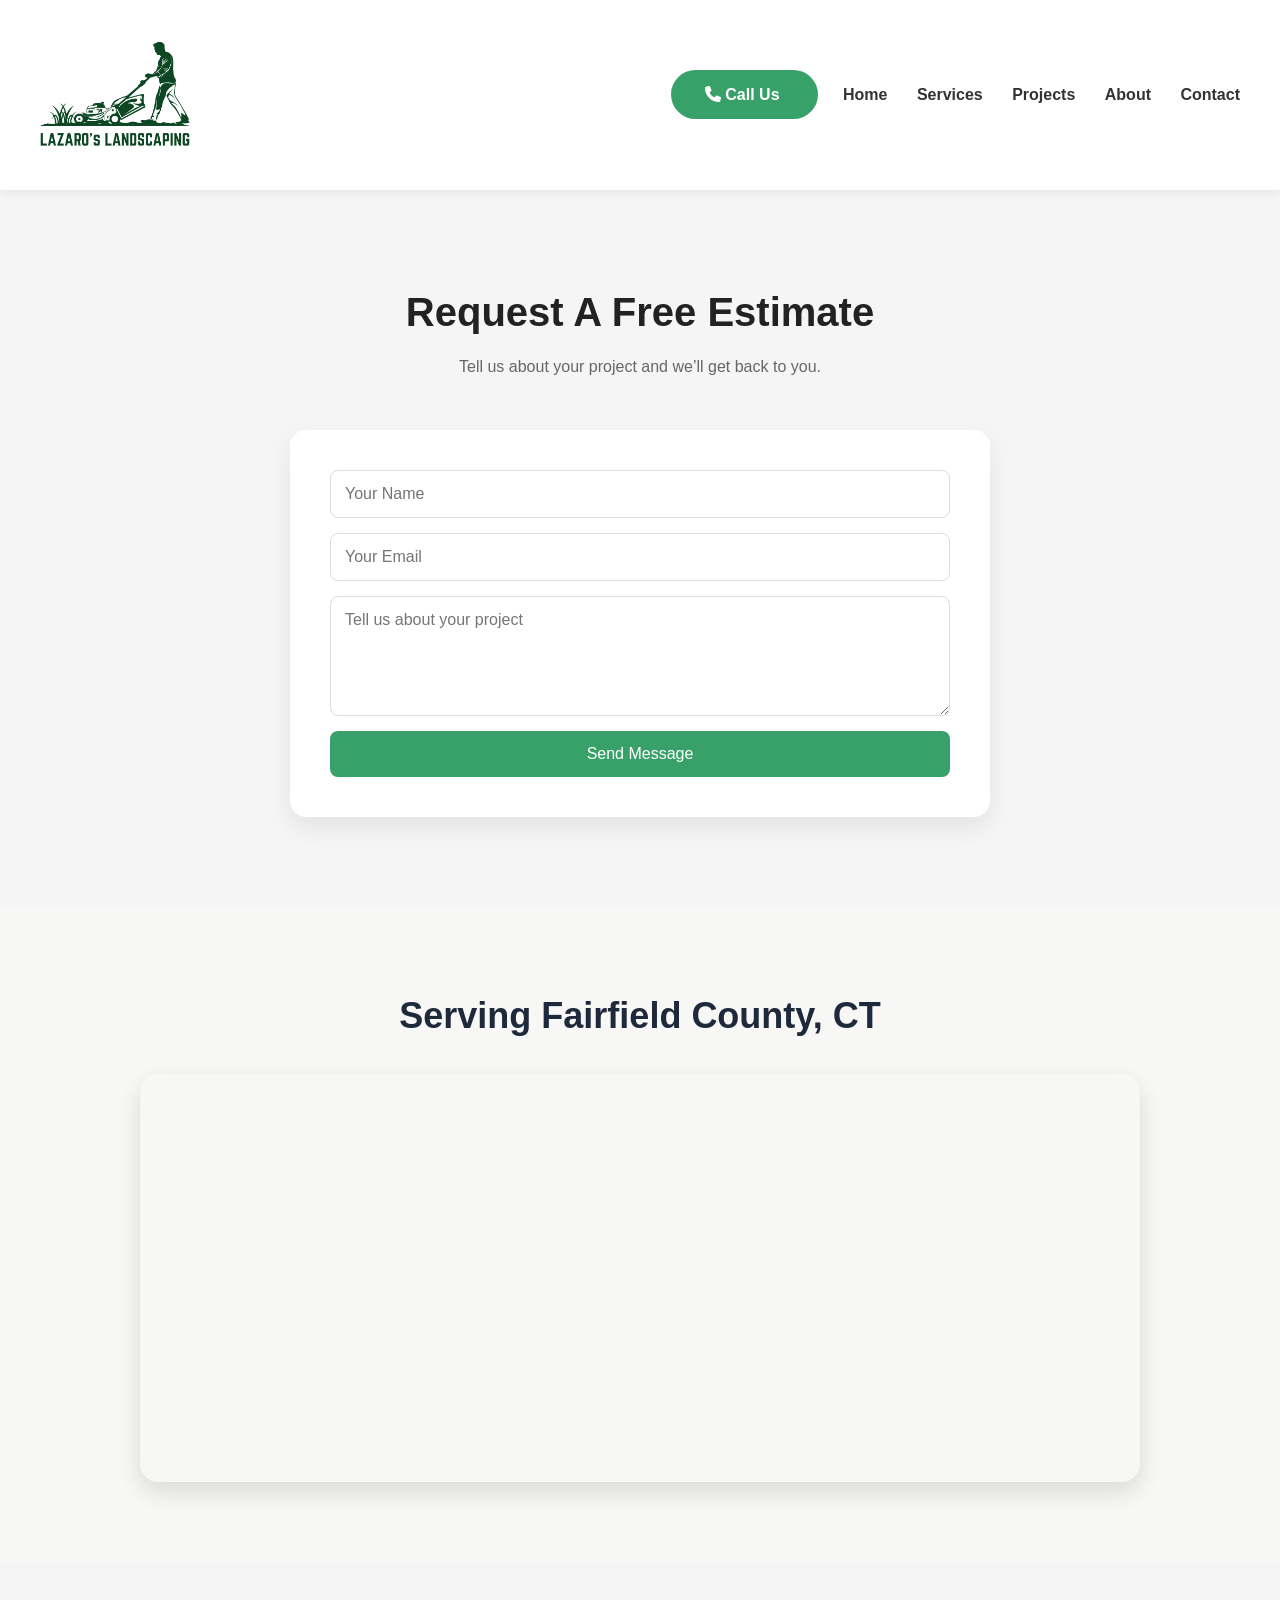
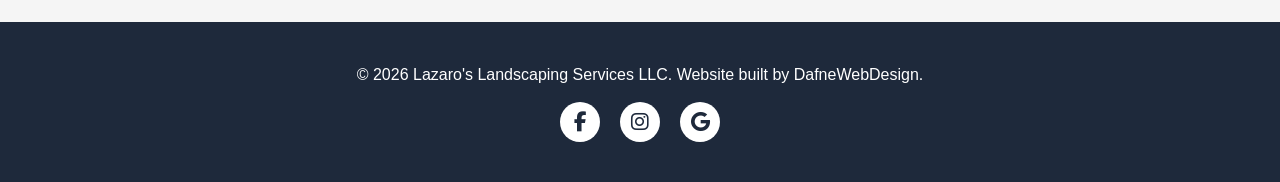
<file: contact.html>
<!DOCTYPE html>
<html lang="en">
<head>
  <meta charset="UTF-8" />
  <meta name="viewport" content="width=device-width, initial-scale=1.0"/>
  <title>Lazaro's Landscaping</title>
  <link rel="stylesheet" href="style2.css">
  <link rel="stylesheet" 
href="https://cdnjs.cloudflare.com/ajax/libs/font-awesome/6.5.1/css/all.min.css">
</head>
<body>
     <!-- NAVBAR -->
  <header>
    <style>
        .service-area{
        padding:80px 8%;
        text-align:center;
        background:#f7f7f5;
        }

        .service-area h2{
        font-size:36px;
        color:#1e293b;
        margin-bottom:30px;
        }

        .map-container{
        max-width:1000px;
        margin:auto;
        border-radius:18px;
        overflow:hidden;
        box-shadow:0 10px 25px rgba(0,0,0,0.12);
        }
    </style>
    <img src="images/logo-bigger.png" alt="Lazaro's Landscaping Logo" class="logo">
    <nav>
      <a href="tel:+12035559876" class="btn-primary call-btn">
            <i class="fa-solid fa-phone"></i> Call Us
      </a>
      <a href="index.html">Home</a>
      <a href="services.html">Services</a>
      <a href="projects.html">Projects</a>
      <a href="index.html#about">About</a>
      <a href="contact.html">Contact</a>
    </nav>
  </header>

  <section id="contact">

    <div class="section-title">
      <h2>Request A Free Estimate</h2>
      <p>Tell us about your project and we’ll get back to you.</p>
    </div>

    <div class="contact-box">

      <form action="https://formspree.io/f/xrejdeey" method="POST">

        <input type="text" name="name" placeholder="Your Name" required>

        <input type="email" name="email" placeholder="Your Email" required>

        <textarea name="message" rows="5" placeholder="Tell us about your project" required></textarea>

        <button type="submit">Send Message</button>

      </form>

    </div>

  </section>
  <section class="service-area">
        <h2>Serving Fairfield County, CT</h2>

        <div class="map-container">
            <iframe
            src="https://www.google.com/maps?q=Fairfield%20County,%20CT&output=embed"
            width="100%"
            height="400"
            style="border:0;"
            allowfullscreen=""
            loading="lazy">
            </iframe>
        </div>
    </section>

  <footer>
    <p>© 2026 Lazaro's Landscaping Services LLC. Website built by DafneWebDesign.</p>
    <div class="social-icons">
      <a href="https://www.facebook.com/profile.php?id=61589770746721&sk=about" target="_blank">
        <i class="fa-brands fa-facebook-f"></i>
      </a>

      <a href="https://instagram.com" target="_blank">
        <i class="fa-brands fa-instagram"></i>
      </a>

      <a href="mailto:lazaroslandscapingservices@gmail.com">
      <i class="fa-brands fa-google"></i>
      </a>
    </div>
  </footer>
</body>
</html>
</file>
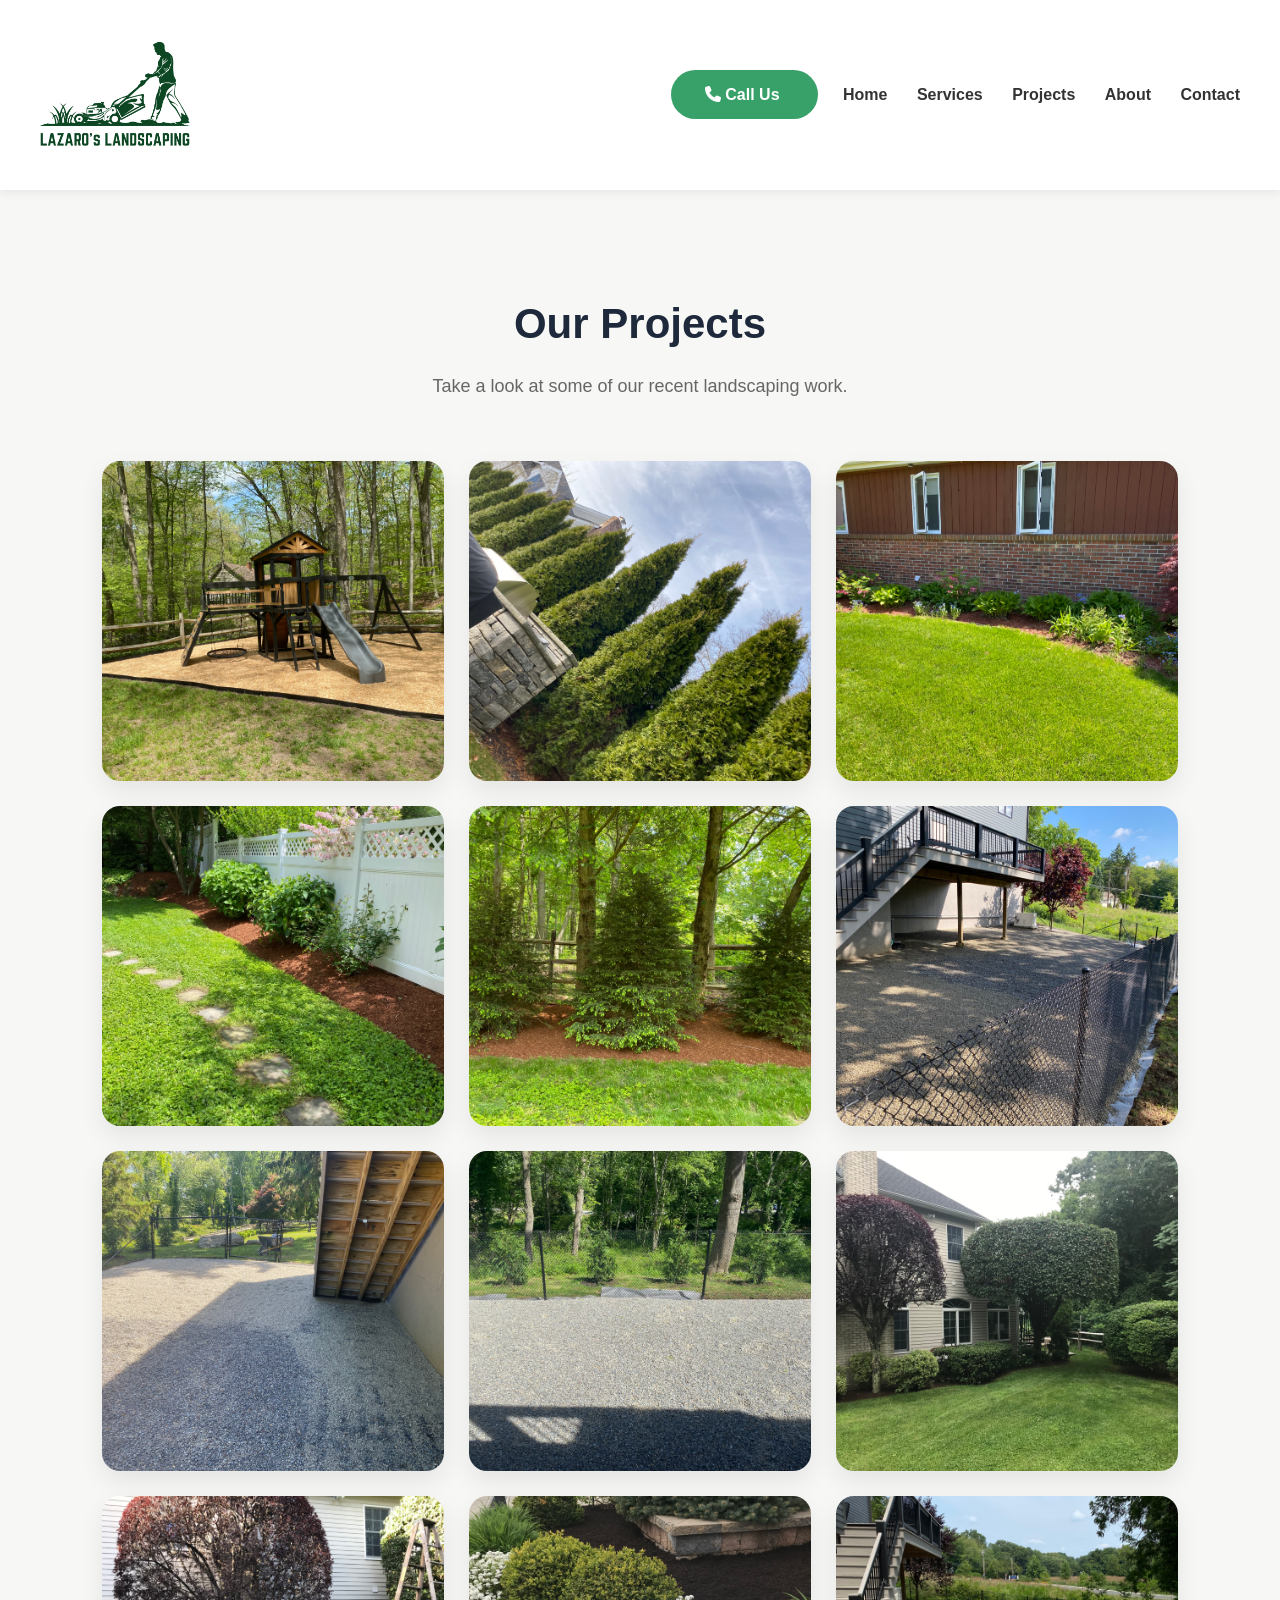
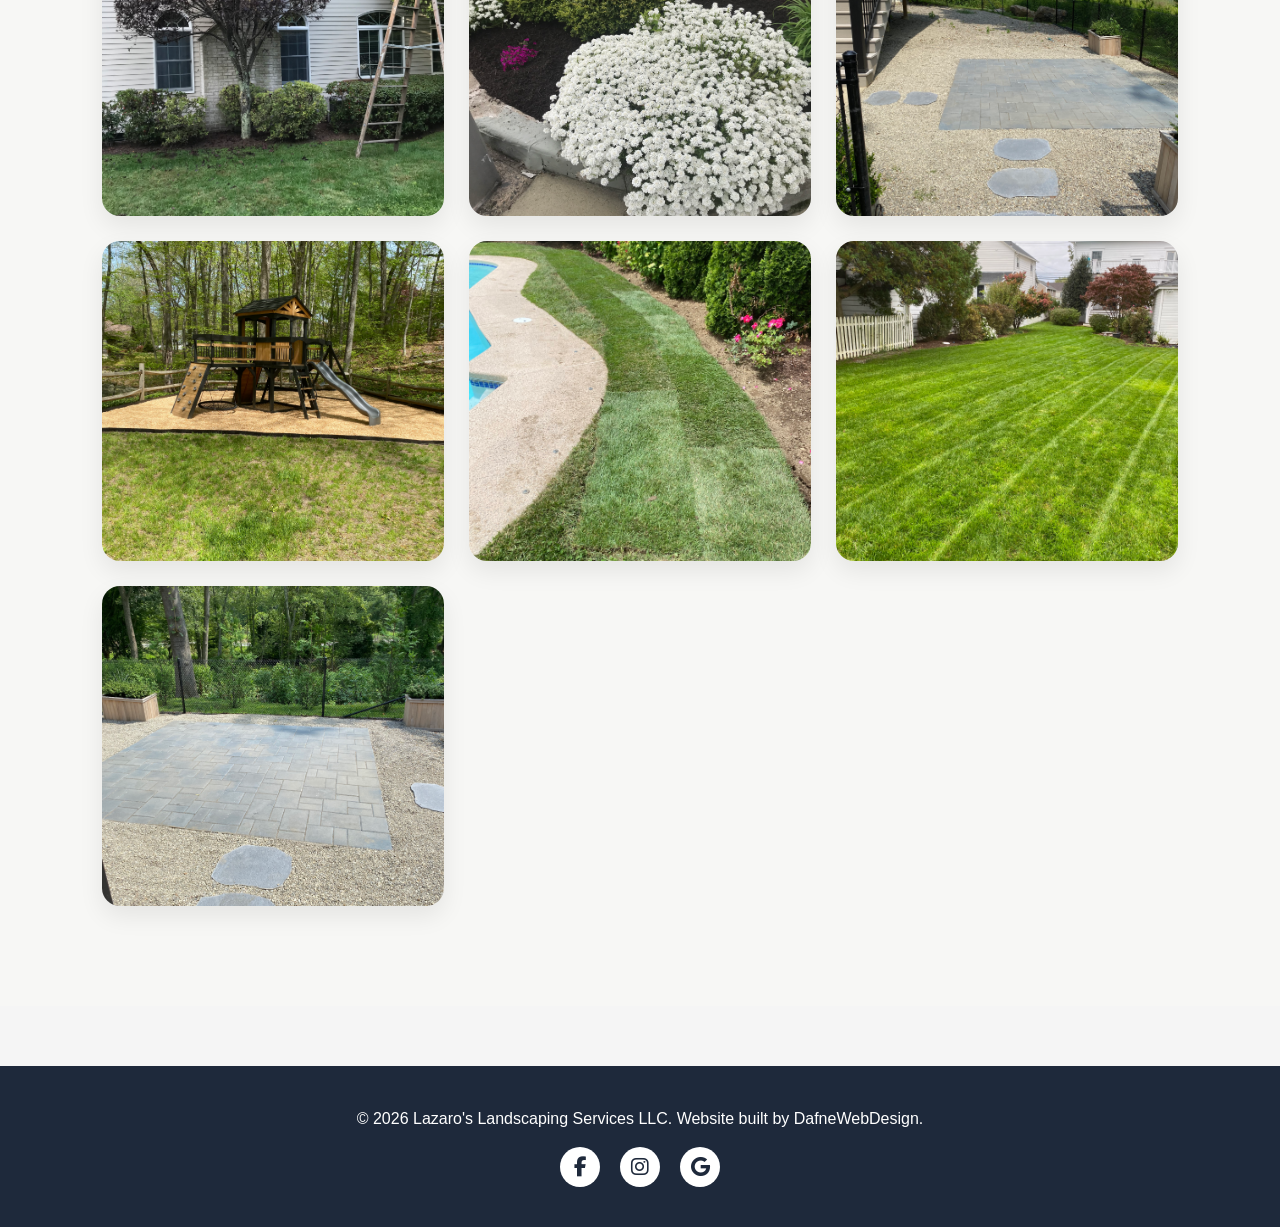
<file: projects.html>
<!DOCTYPE html>
<html lang="en">
<head>
  <meta charset="UTF-8" />
  <meta name="viewport" content="width=device-width, initial-scale=1.0"/>
  <title>Lazaro's Landscaping</title>
  <link rel="stylesheet" href="style2.css">
  <link rel="stylesheet" 
href="https://cdnjs.cloudflare.com/ajax/libs/font-awesome/6.5.1/css/all.min.css">
</head>
<body>
     <!-- NAVBAR -->
  <header>
    <style>
                /* PROJECTS SECTION */
        .projects{
        padding:100px 8%;
        background:#f7f7f5;
        }

        /* SECTION TITLE */
        .section-title{
        text-align:center;
        margin-bottom:60px;
        }

        .section-title h2{
        font-size:42px;
        color:#1e293b;
        margin-bottom:15px;
        }

        .section-title p{
        color:#666;
        font-size:18px;
        }

        /* GALLERY GRID */
        .gallery-grid{
        display:grid;
        grid-template-columns:repeat(auto-fit, minmax(300px, 1fr));
        gap:25px;
        }

        /* GALLERY ITEMS */
        .gallery-item{
        overflow:hidden;
        border-radius:18px;
        box-shadow:0 10px 25px rgba(0,0,0,0.08);
        background:white;
        }

        /* IMAGES */
        .gallery-item img{
        width:100%;
        height:320px;
        object-fit:cover;
        display:block;
        transition:0.4s ease;
        }

        /* HOVER EFFECT */
        .gallery-item:hover img{
        transform:scale(1.05);
        }
    </style>
    
    <img src="images/logo-bigger.png" alt="Lazaro's Landscaping Logo" class="logo">
    <nav>
      <a href="tel:+12035559876" class="btn-primary call-btn">
            <i class="fa-solid fa-phone"></i> Call Us
      </a>
      <a href="index.html">Home</a>
      <a href="services.html">Services</a>
      <a href="projects.html">Projects</a>
      <a href="index.html#about">About</a>
      <a href="contact.html">Contact</a>
    </nav>
  </header>
  <section class="projects">
    <div class="section-title">
        <h2>Our Projects</h2>
        <p>Take a look at some of our recent landscaping work.</p>
    </div>

    <div class="gallery-grid">

        <div class="gallery-item">
        <img src="images/Portfolio/IMG_3012.jpg" alt="Landscaping Project">
        </div>

        <div class="gallery-item">
        <img src="images/Portfolio/IMG_0219.jpg" alt="Landscaping Project">
        </div>

        <div class="gallery-item">
        <img src="images/Portfolio/IMG_0294.jpg" alt="Landscaping Project">
        </div>

        <div class="gallery-item">
        <img src="images/Portfolio/IMG_0303.jpg" alt="Landscaping Project">
        </div>

        <div class="gallery-item">
        <img src="images/Portfolio/IMG_0305.jpg" alt="Landscaping Project">
        </div>

        <div class="gallery-item">
        <img src="images/Portfolio/IMG_0317.jpg" alt="Landscaping Project">
        </div>

        <div class="gallery-item">
        <img src="images/Portfolio/IMG_0319.jpg" alt="Landscaping Project">
        </div>

        <div class="gallery-item">
        <img src="images/Portfolio/IMG_0320.jpg" alt="Landscaping Project">
        </div>

        <div class="gallery-item">
        <img src="images/Portfolio/IMG_0633.jpg" alt="Landscaping Project">
        </div>

        <div class="gallery-item">
        <img src="images/Portfolio/IMG_0691.jpg" alt="Landscaping Project">
        </div>

        <div class="gallery-item">
        <img src="images/Portfolio/IMG_0907.jpg" alt="Landscaping Project">
        </div>

        <div class="gallery-item">
        <img src="images/Portfolio/IMG_1717.jpg" alt="Landscaping Project">
        </div>

        <div class="gallery-item">
        <img src="images/Portfolio/IMG_3010.jpg" alt="Landscaping Project">
        </div>

        <div class="gallery-item">
        <img src="images/Portfolio/IMG_2339.jpg" alt="Landscaping Project">
        </div>

        <div class="gallery-item">
        <img src="images/Portfolio/IMG_1862.jpg" alt="Landscaping Project">
        </div>

        <div class="gallery-item">
        <img src="images/Portfolio/IMG_1720.jpg" alt="Landscaping Project">
        </div>

    </div>

    </section>

  <footer>
    <p>© 2026 Lazaro's Landscaping Services LLC. Website built by DafneWebDesign.</p>
    <div class="social-icons">
      <a href="https://www.facebook.com/profile.php?id=61589770746721&sk=about" target="_blank">
        <i class="fa-brands fa-facebook-f"></i>
      </a>

      <a href="https://instagram.com" target="_blank">
        <i class="fa-brands fa-instagram"></i>
      </a>

      <a href="mailto:lazaroslandscapingservices@gmail.com">
      <i class="fa-brands fa-google"></i>
      </a>
    </div>
  </footer>

</body>
</html>
</file>
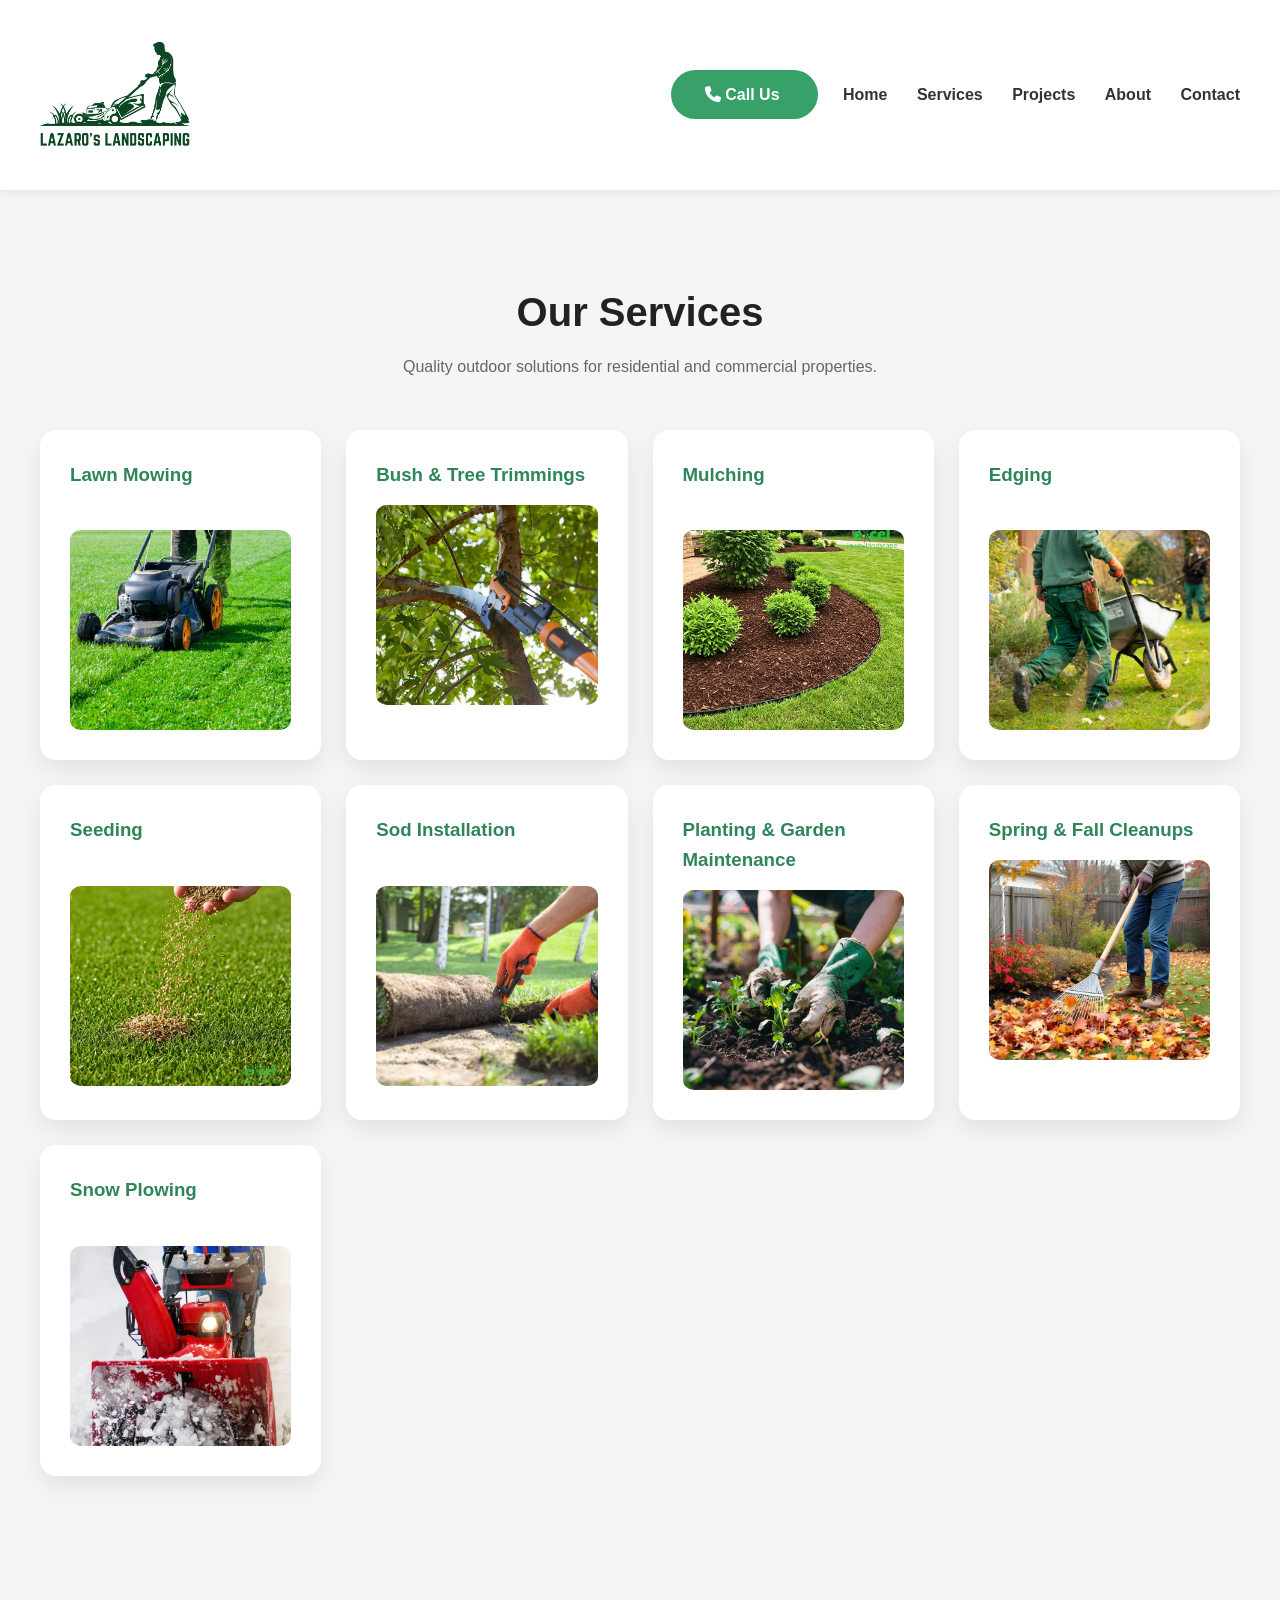
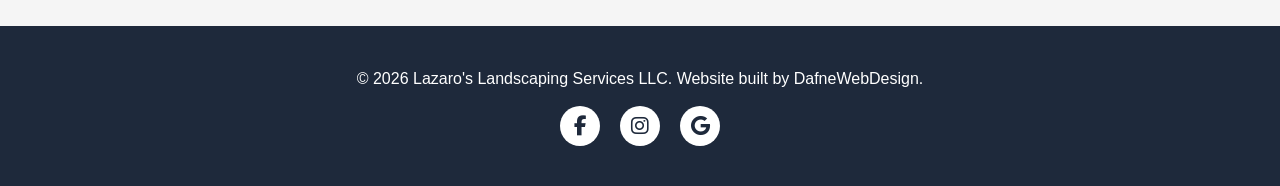
<file: services.html>
<!DOCTYPE html>
<html lang="en">
<head>
  <meta charset="UTF-8" />
  <meta name="viewport" content="width=device-width, initial-scale=1.0"/>
  <title>Lazaro's Landscaping</title>
  <link rel="stylesheet" href="style2.css">
  <link rel="stylesheet" 
href="https://cdnjs.cloudflare.com/ajax/libs/font-awesome/6.5.1/css/all.min.css">
</head>
<body>
     <!-- NAVBAR -->
  <header>
    <style>
        .service-card img{
            width:100%;
            height:200px;
            object-fit:cover;
            display:block;
        }
        .round-img{
          border-radius: 5%;
        }
    </style>
    <img src="images/logo-bigger.png" alt="Lazaro's Landscaping Logo" class="logo">
    <nav>
      <a href="tel:+12035559876" class="btn-primary call-btn">
            <i class="fa-solid fa-phone"></i> Call Us
      </a>
      <a href="index.html">Home</a>
      <a href="services.html">Services</a>
      <a href="projects.html">Projects</a>
      <a href="index.html#about">About</a>
      <a href="contact.html">Contact</a>
    </nav>
  </header>

<!-- SERVICES -->
  <section id="services">

    <div class="section-title">
      <h2>Our Services</h2>
      <p>Quality outdoor solutions for residential and commercial properties.</p>
    </div>

    <div class="services-grid">

      <div class="service-card">
        <h3>Lawn Mowing</h3>
        <br>
        <img src="images/mowing.jpg" class="round-img" alt="Lawn Mowing">
      </div>

      <div class="service-card">
        <h3>Bush & Tree Trimmings</h3>
        <img src="images/Trimming.jpg" class="round-img" alt="Tree trimming">
      </div>

      <div class="service-card">
        <h3>Mulching</h3>
        <br>
        <img src="images/Mulching.jpg" class="round-img" alt="Mulching">
      </div>

      <div class="service-card">
        <h3>Edging</h3>
        <br>
        <img src="images/hero-image.jpg" class="round-img" alt="Edging">
      </div>

      <div class="service-card">
        <h3>Seeding</h3>
        <br>
        <img src="images/Seeding.jpg" class="round-img" alt="Seeding">
      </div>

      <div class="service-card">
        <h3>Sod Installation</h3>
        <br>
        <img src="images/sod installation.jpg" class="round-img" alt="Sod Installation">
      </div>

      <div class="service-card">
        <h3>Planting & Garden Maintenance</h3>
        <img src="images/planting.jpg" class="round-img" alt="Planting">
      </div>

      <div class="service-card">
        <h3>Spring & Fall Cleanups</h3>
        <img src="images/Seasonal Cleanup.jpg" class="round-img" alt="Seasonal Cleanup">
      </div>

      <div class="service-card">
        <h3>Snow Plowing</h3>
        <br>
        <img src="images/Snow Plowing.jpg" class="round-img" alt="Snow Plowing">
      </div>
      
</section>


  <footer>
    <p>© 2026 Lazaro's Landscaping Services LLC. Website built by DafneWebDesign.</p>
    <div class="social-icons">
      <a href="https://www.facebook.com/profile.php?id=61589770746721&sk=about" target="_blank">
        <i class="fa-brands fa-facebook-f"></i>
      </a>

      <a href="https://instagram.com" target="_blank">
        <i class="fa-brands fa-instagram"></i>
      </a>

      <a href="mailto:lazaroslandscapingservices@gmail.com">
      <i class="fa-brands fa-google"></i>
      </a>
    </div>
  </footer>
</body>
</html>
</file>
<file: style2.css>
.hero {
  min-height: 100vh;
  background: #f7f7f5;
  padding: 80px 20px; /* less left/right outside space */
  overflow: hidden;
}
.logo {
  height: 150px;       /* Controls logo size */
  width: auto;        /* Keeps proportions */
  object-fit: contain;
  margin: 0px;
  padding: 0px;
}

.hero-container {
  max-width: 1500px;
  margin: 0 auto;
  display: flex;
  align-items: center;
  justify-content: space-between;
  gap: 140px; /* more whitespace between text and image */
  background:
        url("images/leaf-background.png")
        center/cover no-repeat;
}

.hero-content {
  flex: 0 0 42%;
  max-width:900px;
  z-index:2;
}

.hero-image {
  flex: 0 0 58%;
  display: flex;
  justify-content: flex-end;
  margin-left: 50px;

}

.image-shape {
  width: 100%;
  height: 85vh;
  overflow: hidden;

  border-radius:
    35% 0 0 35% /
    20% 0 0 20%;

  border: 12px solid #38a169;
  box-shadow: 0 20px 40px rgba(0,0,0,0.12);
}

.image-shape img {
  width: 100%;
  height: 100%;
  object-fit: cover;
}

/* NAVBAR */
    header{
      position:sticky;
      top:0;
      z-index:1000;
      background:white;
      padding:20px 40px;
      display:flex;
      justify-content:space-between;
      align-items:center;
      box-shadow:0 2px 10px rgba(0,0,0,0.08);
    }


    nav a{
      text-decoration:none;
      margin-left:25px;
      color:#333;
      font-weight:600;
    }

    nav a:hover{
      color:#2f855a;
    }

    *{
      margin:0;
      padding:0;
      box-sizing:border-box;
      font-family:Arial, sans-serif;
    }

    body{
      background:#f5f5f5;
      color:#222;
      line-height:1.6;
    }

    .btn-primary,
.btn-secondary{
  padding:16px 34px;
  border-radius:50px;
  text-decoration:none;
  font-weight:700;
  transition:0.3s ease;
}

.btn-primary{
  background:#38a169;
  color:white;
}

.btn-primary:hover{
  background:#2f855a;
}

.btn-secondary{
  border:2px solid #38a169;
  color:#38a169;
  background:transparent;
}

.btn-secondary:hover{
  background:#38a169;
  color:white;
}
.btn-primary,
.btn-secondary{
  padding:16px 34px;
  border-radius:50px;
  text-decoration:none;
  font-weight:700;
  transition:0.3s ease;
}

.btn-primary{
  background:#38a169;
  color:white;
}

.btn-primary:hover{
  background:#2f855a;
  color:white;
}

.btn-secondary{
  border:2px solid #38a169;
  color:#38a169;
  background:transparent;
}

.btn-secondary:hover{
  background:#38a169;
  color:white;
}

/* BUTTONS */
.hero-buttons{
  display:flex;
  gap:20px;
  flex-wrap:wrap;
}

.learn-more-link{
  margin:50px auto 0;
  display:table;
}
/* HERO SECTION */
.hero{
  min-height:100vh;
  display:flex;
  align-items:center;
  justify-content:space-between;
  padding:80px 8%;
  gap:60px;
  background:#f7f7f5;
  overflow:hidden;
}
.hero h1{
  font-size:clamp(4rem, 8vw, 7rem);
  line-height:0.95;
  color:#1e293b;
  margin-bottom:30px;
  font-weight:800;
}

.hero h1 span{
  color:#38a169;
}

.hero-text{
  font-size:20px;
  line-height:1.8;
  color:#555;
  max-width:550px;
  margin-bottom:40px;
}


    /* SECTIONS */
    section{
      padding:90px 40px;
      max-width:1500px;
      margin:auto;
    }

    .section-title{
      text-align:center;
      margin-bottom:50px;
    }

    .section-title h2{
      font-size:40px;
      margin-bottom:10px;
    }

    .section-title p{
      color:#666;
    }

    /* SERVICES */
    .services-grid{
      display:grid;
      grid-template-columns:repeat(auto-fit,minmax(250px,1fr));
      gap:25px;
    }

    .service-card{
      background:white;
      padding:30px;
      border-radius:16px;
      box-shadow:0 10px 25px rgba(0,0,0,0.08);
      transition:0.3s;
    }

    .service-card:hover{
      transform:translateY(-5px);
    }

    .service-card h3{
      margin-bottom:15px;
      color:#2f855a;
    }

    /* GALLERY */
    .gallery{
      position:relative;
      max-width:800px;
      margin:40px auto 0;
    }

    .gallery img{
      width:100%;
      border-radius:16px;
      display:none;
    }

    .gallery img.active{
      display:block;
    }

    .gallery-btn{
      position:absolute;
      top:50%;
      transform:translateY(-50%);
      border:none;
      background:rgba(0,0,0,0.6);
      color:white;
      padding:12px 16px;
      cursor:pointer;
      border-radius:8px;
    }

    .prev{
      left:15px;
    }

    .next{
      right:15px;
    }

    /* ABOUT */
    .about{
      display:grid;
      grid-template-columns:1fr 1fr;
      gap:40px;
      align-items:center;
    }

    .about img{
      width:100%;
      border-radius:16px;
    }

    /* REVIEWS */
    .reviews-grid{
      display:grid;
      grid-template-columns:repeat(auto-fit,minmax(280px,1fr));
      gap:25px;
    }

    .review-card{
      background:white;
      padding:30px;
      border-radius:16px;
      box-shadow:0 10px 25px rgba(0,0,0,0.08);
      display:flex;
      flex-direction:column;
      gap:15px;
    }

    .review-header{
      display:flex;
      align-items:center;
      gap:15px;
    }

    .review-avatar{
      width:48px;
      height:48px;
      border-radius:50%;
      background:#38a169;
      color:white;
      display:flex;
      align-items:center;
      justify-content:center;
      font-weight:700;
      font-size:20px;
      flex-shrink:0;
    }

    .review-header h4{
      font-size:17px;
      margin-bottom:4px;
    }

    .review-stars{
      color:#fbbf24;
      font-size:14px;
    }

    .review-text{
      color:#444;
      line-height:1.7;
    }

    .google-badge{
      display:flex;
      align-items:center;
      gap:8px;
      color:#666;
      font-size:14px;
      margin-top:auto;
    }

    .google-badge i{
      color:#4285F4;
    }

    /* CONTACT */
    .contact-box{
      background:white;
      padding:40px;
      border-radius:16px;
      box-shadow:0 10px 25px rgba(0,0,0,0.08);
      max-width:700px;
      margin:auto;
    }

    form{
      display:grid;
      gap:15px;
    }

    input,
    textarea{
      padding:14px;
      border:1px solid #ddd;
      border-radius:8px;
      font-size:16px;
    }

    button{
      border:none;
      padding:14px;
      background:#38a169;
      color:white;
      border-radius:8px;
      font-size:16px;
      cursor:pointer;
    }

    button:hover{
      background:#2f855a;
    }

    footer{
      background:#111;
      color:white;
      text-align:center;
      padding:30px;
      margin-top:60px;
    }



footer{
  background:#1e293b;
  padding:40px 8%;
  text-align:center;
}

.social-icons{
  display:flex;
  justify-content:center;
  gap:20px;
  margin-top: 15px;
}

.social-icons a{
  width:40px;
  height:40px;
  background:white;
  color:#1e293b;
  border-radius:50%;
  display:flex;
  align-items:center;
  justify-content:center;
  font-size:20px;
  text-decoration:none;
  transition:0.3s ease;
}

.social-icons a:hover{
  background:#38a169;
  color:white;
  transform:translateY(-5px);
}

/* Mobile */
@media (max-width: 900px) {
  .logo {
    height: 70px;
  }

  .hero {
    padding: 60px 20px;
  }

  .hero-container {
    flex-direction: column;
    gap: 50px;
    text-align: center;
  }

  .hero-content,
  .hero-image {
    flex: 0 0 100%;
    width: 100%;
  }

  .image-shape {
    height: 420px;
    border-radius: 30px;
  }

  .call-btn{
    display: none;
  }

  header{
    padding:15px 20px;
    flex-direction:column;
    gap:15px;
  }

  nav{
    display:flex;
    flex-wrap:wrap;
    justify-content:center;
    row-gap:10px;
  }

  nav a{
    margin:0 10px;
  }

  .hero h1{
    font-size:42px;
  }

  .about{
    grid-template-columns:1fr;
  }

  section{
    padding:60px 20px;
  }

  .learn-more-link{
    margin:30px auto 0 !important;
  }
}
</file>
